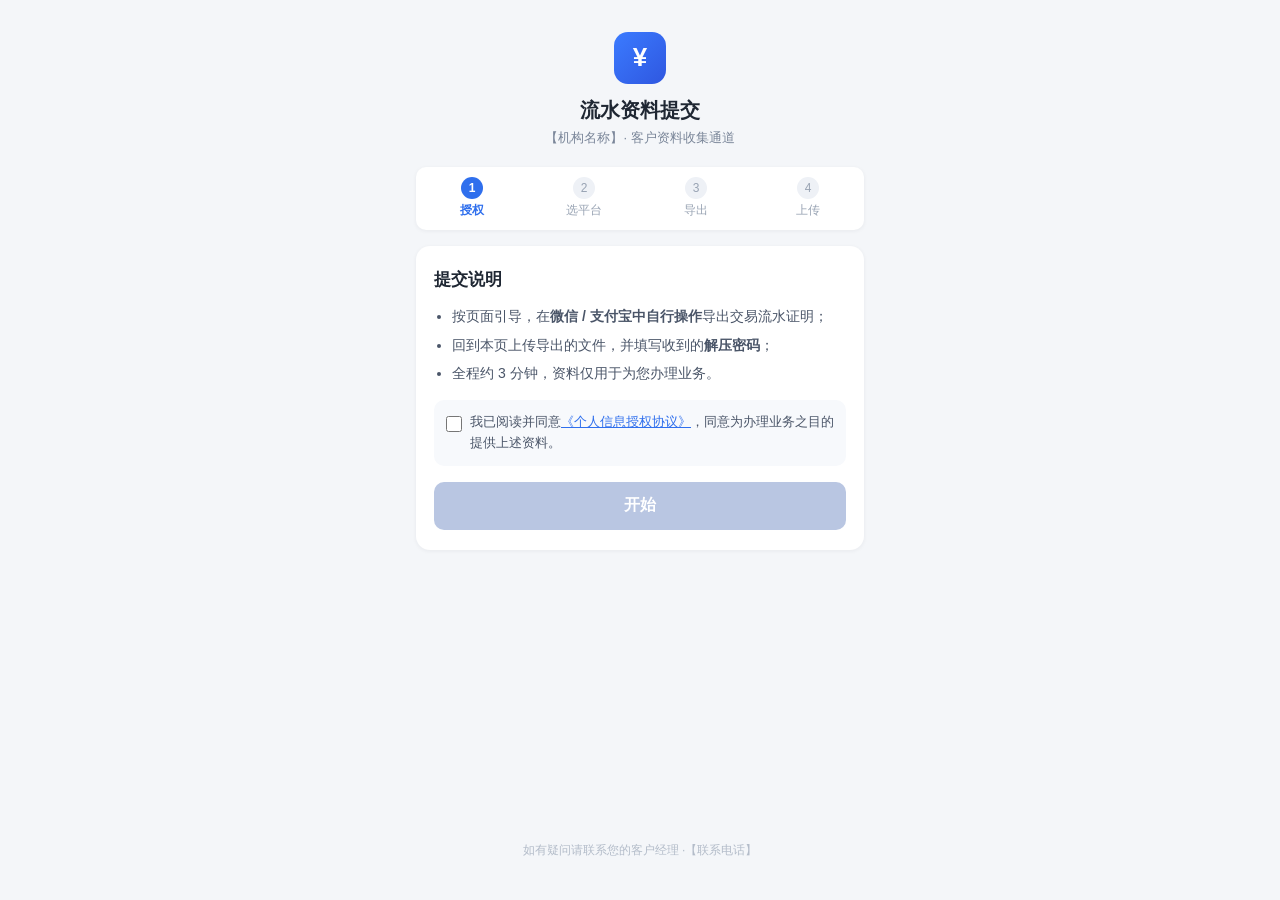
<file: collector/web/index.html>
<!DOCTYPE html>
<html lang="zh-CN">
<head>
<meta charset="utf-8">
<meta name="viewport" content="width=device-width, initial-scale=1, viewport-fit=cover">
<meta name="format-detection" content="telephone=no">
<title>流水资料提交</title>
<link rel="stylesheet" href="style.css">
</head>
<body>
<div class="page">
  <header class="header">
    <div class="logo">¥</div>
    <h1>流水资料提交</h1>
    <p class="subtitle">【机构名称】· 客户资料收集通道</p>
  </header>

  <ol class="steps" id="stepBar">
    <li data-step="1">授权</li>
    <li data-step="2">选平台</li>
    <li data-step="3">导出</li>
    <li data-step="4">上传</li>
  </ol>

  <main>
    <!-- 第 1 步：首页与授权 -->
    <section id="view-home" class="view">
      <div class="card">
        <h2>提交说明</h2>
        <ul class="plain-list">
          <li>按页面引导，在<b>微信 / 支付宝中自行操作</b>导出交易流水证明；</li>
          <li>回到本页上传导出的文件，并填写收到的<b>解压密码</b>；</li>
          <li>全程约 3 分钟，资料仅用于为您办理业务。</li>
        </ul>
        <label class="consent">
          <input type="checkbox" id="consentCheck">
          <span>我已阅读并同意<a href="consent.html" target="_blank">《个人信息授权协议》</a>，同意为办理业务之目的提供上述资料。</span>
        </label>
        <button class="btn primary block" id="btnStart" disabled>开始</button>
      </div>
    </section>

    <!-- 第 2 步：选择平台 -->
    <section id="view-platform" class="view hidden">
      <div class="card">
        <h2>选择流水平台</h2>
        <div class="platform-grid">
          <button type="button" class="platform" data-platform="wechat">
            <span class="p-icon wechat">微</span>
            <span class="p-name">微信</span>
            <span class="p-desc">微信支付账单</span>
          </button>
          <button type="button" class="platform" data-platform="alipay">
            <span class="p-icon alipay">支</span>
            <span class="p-name">支付宝</span>
            <span class="p-desc">交易流水证明</span>
          </button>
        </div>
        <p class="hint">如微信和支付宝的流水都需要提交，提交完一份后可返回再交一份。</p>
      </div>
    </section>

    <!-- 第 3 步：导出引导 -->
    <section id="view-guide" class="view hidden">
      <div class="card">
        <h2 id="guideTitle"></h2>
        <ol class="guide-steps" id="guideSteps"></ol>
        <div class="tips">
          <p><b>小提示：</b>iPhone 需先在邮箱 App 中把附件「存储到文件」，再回到本页选择上传；安卓手机可直接从文件管理器选择。</p>
        </div>
        <button type="button" class="btn primary block" id="btnToUpload">我已导出，去上传</button>
        <button type="button" class="btn link block" id="btnBackPlatform">返回重选平台</button>
      </div>
    </section>

    <!-- 第 4 步：上传提交 -->
    <section id="view-upload" class="view hidden">
      <form id="uploadForm" class="card" novalidate>
        <div id="formError" class="form-error hidden"></div>

        <label class="file-box" id="fileBox">
          <input type="file" id="fileInput" accept=".zip,.pdf,.xlsx,.xls" hidden>
          <span class="file-icon">📄</span>
          <span class="file-text" id="fileText">点击选择流水文件<br><small>支持 zip / pdf / xlsx / xls</small></span>
        </label>

        <label class="field">
          <span>解压密码 <i class="req">*</i></span>
          <span class="pwd-row">
            <input type="password" id="password" maxlength="64" placeholder="导出时微信 / 支付宝告知的密码" autocomplete="off">
            <button type="button" class="eye" id="eyeBtn">显示</button>
          </span>
        </label>

        <label class="field">
          <span>姓名 <i class="req">*</i></span>
          <input type="text" id="name" maxlength="30" placeholder="与流水账户一致的姓名" autocomplete="name">
        </label>

        <label class="field">
          <span>手机号 <i class="req">*</i></span>
          <input type="tel" id="phone" maxlength="11" placeholder="用于核对身份的联系电话" autocomplete="tel">
        </label>

        <label class="field">
          <span>业务单号（选填）</span>
          <input type="text" id="orderNo" maxlength="32" placeholder="如客户经理已告知单号请填写">
        </label>

        <div class="progress hidden" id="progress"><div class="progress-bar" id="progressBar"></div></div>
        <p class="progress-text hidden" id="progressText"></p>

        <button type="submit" class="btn primary block" id="btnSubmit">提交</button>
        <p class="hint center">提交成功后请勿重复提交；文件较大时上传需要一点时间，请耐心等待。</p>
      </form>
    </section>

    <!-- 完成 -->
    <section id="view-done" class="view hidden">
      <div class="card center">
        <div class="done-icon">✓</div>
        <h2>提交成功</h2>
        <p>我们已收到您的流水资料，请勿重复提交。</p>
        <p class="submission-id" id="submissionId"></p>
        <button type="button" class="btn primary block" id="btnAgain">再提交一份（如支付宝流水）</button>
      </div>
    </section>
  </main>

  <footer class="footer">如有疑问请联系您的客户经理 ·【联系电话】</footer>
</div>
<script src="app.js"></script>
</body>
</html>
</file>
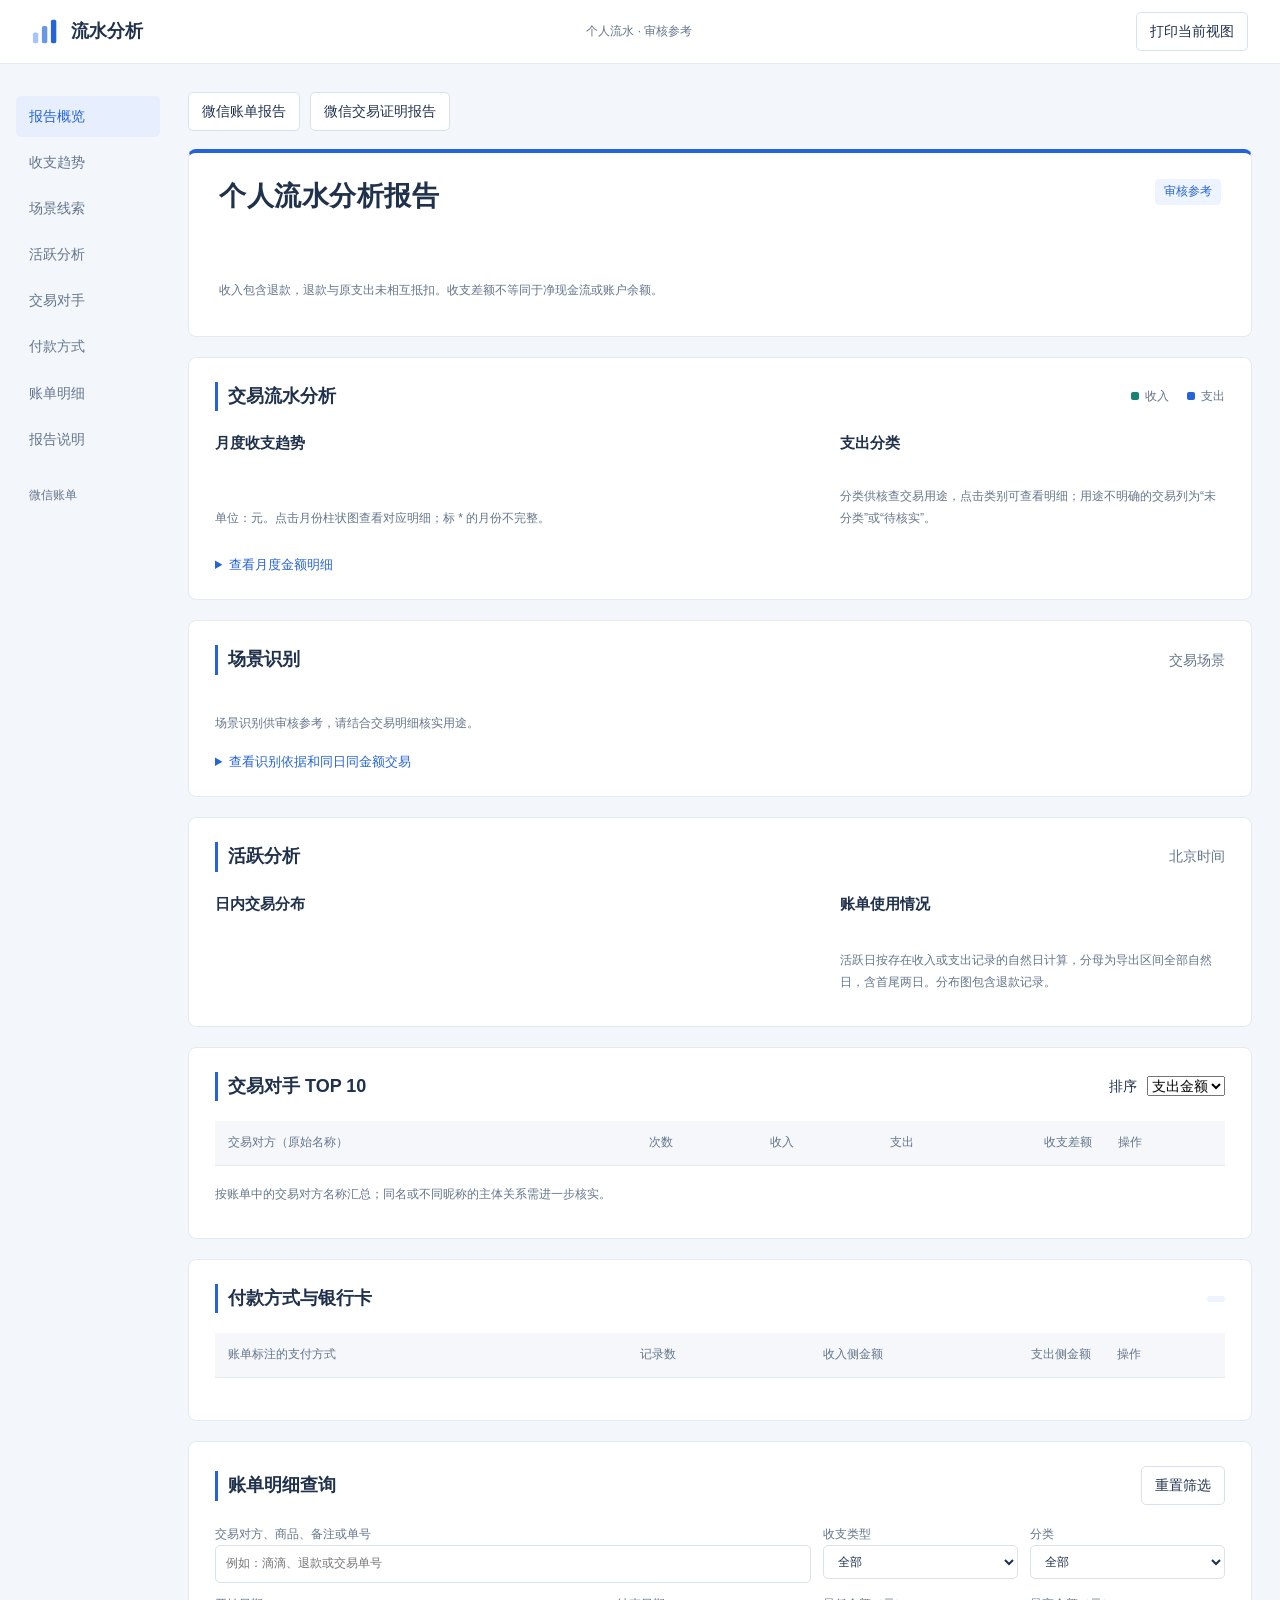
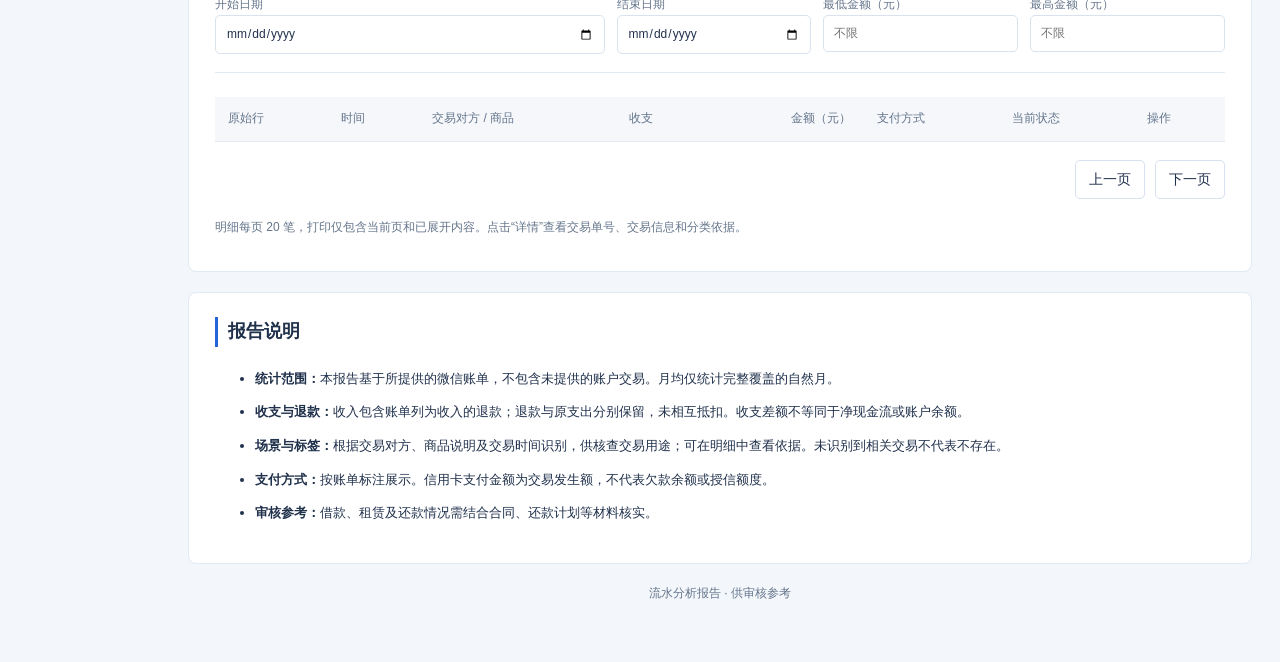
<file: prototype/report.html>
<!doctype html>
<html lang="zh-CN">
<head><meta charset="utf-8"><meta name="viewport" content="width=device-width, initial-scale=1"><title>个人流水分析报告</title>
<style>
:root{--blue:#2563d9;--ink:#20314c;--muted:#64758b;--line:#e4eaf2;--bg:#f3f6fb;--green:#168375;--orange:#c17a20}*{box-sizing:border-box}html{scroll-behavior:smooth;scroll-padding-top:76px}body{margin:0;background:var(--bg);font:14px/1.65 -apple-system,BlinkMacSystemFont,"PingFang SC","Microsoft YaHei",sans-serif;color:var(--ink)}button,input,select{font:inherit}button,a,input,select{outline-offset:4px}button{cursor:pointer}button:disabled{cursor:default;opacity:.45}a{color:var(--blue);text-decoration:none}header{height:64px;background:white;border-bottom:1px solid var(--line);display:flex;align-items:center;justify-content:space-between;padding:0 32px;position:sticky;top:0;z-index:3}.brand{font-size:18px;font-weight:700;display:flex;gap:12px;align-items:center}.brand svg{width:27px;height:27px}.header-note{color:var(--muted);font-size:12px}.layout{display:grid;grid-template-columns:176px minmax(0,1fr);max-width:1460px;margin:auto}aside{padding:32px 16px;position:sticky;top:64px;height:calc(100vh - 64px)}aside a{display:block;padding:9px 13px;border-radius:5px;color:var(--muted);margin-bottom:5px}aside a:hover,aside a.active{color:var(--blue);background:#e7efff}aside small{display:block;padding:20px 13px;color:var(--muted)}main{min-width:0;padding:28px 28px 50px 12px}.hero{background:#fff;border:1px solid var(--line);border-top:4px solid var(--blue);border-radius:8px;padding:26px 30px;margin-bottom:20px}.titleline{display:flex;align-items:flex-start;justify-content:space-between;gap:16px}h1{font-size:27px;line-height:1.3;margin:0 0 12px;font-weight:650;letter-spacing:.02em}h2{font-size:18px;margin:0;font-weight:650}h3{font-size:15px;margin:0 0 12px}p{margin:8px 0}small,.muted{color:var(--muted)}.tag{display:inline-block;font-size:12px;padding:3px 9px;border-radius:4px;background:#edf3ff;color:var(--blue)}.tag.green{color:var(--green);background:#eaf6f1}.tag.amber{color:#9a661d;background:#fff5e5}.meta{display:flex;gap:28px;flex-wrap:wrap;color:var(--muted);font-size:13px;margin:14px 0 22px}.kpis{display:grid;grid-template-columns:repeat(4,1fr);gap:14px}.kpi{border-left:1px solid var(--line);padding:2px 16px}.kpi:first-child{border:0;padding-left:0}.kpi label{display:block;color:var(--muted);font-size:13px}.kpi strong{font-size:26px;font-weight:650;white-space:nowrap;display:block;margin:5px 0;font-variant-numeric:tabular-nums;letter-spacing:-.7px}.kpi small{font-size:12px}.income{color:var(--green)}.expense{color:var(--blue)}.note{font-size:12px;color:var(--muted);margin-top:18px;line-height:1.8}.section{background:white;border:1px solid var(--line);border-radius:8px;margin-bottom:20px;padding:24px 26px}.section-title{display:flex;align-items:center;justify-content:space-between;gap:12px;margin-bottom:20px}.section-title h2{border-left:3px solid var(--blue);padding-left:10px}.two-col{display:grid;grid-template-columns:1.55fr 1fr;gap:28px}.checks{display:grid;grid-template-columns:repeat(3,1fr);gap:12px}.check{background:#f7f9fd;padding:15px;border-radius:5px}.check b{display:block;margin-bottom:5px}.check p{font-size:13px;color:var(--muted)}.scope{margin-top:16px;padding:13px 16px;border:1px solid #efd9b9;background:#fffbf4;color:#84622f;font-size:13px;border-radius:5px}.chart{width:100%;display:block;min-width:570px}.chartwrap{overflow:auto}.chart text{fill:var(--muted);font-family:inherit;font-size:11px}.legend{display:flex;gap:18px;font-size:12px;color:var(--muted)}.dot{display:inline-block;width:8px;height:8px;border-radius:2px;margin-right:6px}.tablewrap{overflow:auto}table{border-collapse:collapse;width:100%;font-size:13px}th{background:#f5f7fb;color:var(--muted);font-size:12px;font-weight:500;white-space:nowrap}th,td{text-align:left;padding:12px 13px;border-bottom:1px solid var(--line)}td.num,th.num{text-align:right;font-variant-numeric:tabular-nums;white-space:nowrap}tbody tr:hover{background:#f9fbff}.linkbtn{background:none;border:0;padding:0;color:var(--blue);font-size:12px;white-space:nowrap}.button{border:1px solid #d8e1ef;border-radius:5px;padding:7px 13px;background:#fff;color:var(--ink);white-space:nowrap}.button.primary{background:var(--blue);color:#fff;border-color:var(--blue)}.button:hover{filter:brightness(.97)}.toolbar{display:flex;gap:10px;align-items:center;flex-wrap:wrap}.filters{display:grid;grid-template-columns:2fr repeat(3,1fr);gap:12px;margin-bottom:16px}.filters label{font-size:12px;color:var(--muted);display:block}.filters input,.filters select{width:100%;border:1px solid #d9e2ef;border-radius:5px;padding:8px 10px;background:#fff;min-width:0;color:var(--ink)}.filters .search{grid-column:span 2}.filter-total{padding:12px 0;border-top:1px solid var(--line);display:flex;gap:18px;flex-wrap:wrap;font-size:13px;color:var(--muted)}.pager{display:flex;align-items:center;justify-content:space-between;gap:15px;margin-top:18px}.bars{display:flex;flex-direction:column;gap:16px}.bar-label{display:flex;justify-content:space-between;font-size:13px;margin-bottom:5px;gap:8px}.track{background:#edf2f8;height:7px;border-radius:3px;overflow:hidden}.fill{height:100%;background:#6794e8}.metric-row{display:flex;gap:24px;margin:12px 0 22px}.metric-row strong{display:block;font-size:24px;font-weight:600}.metric-row small{font-size:12px}.scenes{display:grid;grid-template-columns:repeat(5,1fr);gap:12px}.scene{border:1px solid var(--line);border-radius:6px;padding:16px 12px}.scene h3{font-size:13px;font-weight:500}.scene strong{font-size:22px}.scene button{display:block;margin-top:10px}.details-row{cursor:pointer}.break{max-width:230px;overflow-wrap:anywhere}.nowrap{white-space:nowrap}.foot{font-size:12px;color:var(--muted);text-align:center}dialog{border:0;border-radius:10px;padding:28px;width:min(650px,92vw);color:var(--ink);box-shadow:0 15px 70px #20314c40}dialog::backdrop{background:#14213b66}dialog dl{display:grid;grid-template-columns:100px 1fr;gap:10px;font-size:13px}dialog dt{color:var(--muted)}dialog dd{margin:0;overflow-wrap:anywhere}.close{float:right}details summary{cursor:pointer;color:var(--blue);font-size:13px}details{margin-top:16px}.method{font-size:13px;line-height:1.9}.method li{margin-bottom:9px}.empty{text-align:center;color:var(--muted);padding:34px}.mobile-note{display:none}
.two-col>div{min-width:0}
@media(min-width:1500px){main{padding-right:34px}}@media(max-width:1100px){.layout{grid-template-columns:145px minmax(0,1fr)}aside{padding:25px 8px}main{padding:22px 16px 35px 5px}.hero,.section{padding:22px}.kpi strong{font-size:21px}.two-col{grid-template-columns:1fr}.scenes{grid-template-columns:repeat(3,1fr)}}@media(max-width:700px){header{padding:0 18px;height:58px}.header-note{display:none}.layout{display:block}aside{display:none}main{padding:16px 12px}.hero,.section{padding:20px 16px}h1{font-size:22px}.kpis{grid-template-columns:repeat(2,1fr);gap:20px}.kpi:nth-child(3){border:0;padding-left:0}.kpi strong{font-size:23px}.checks{grid-template-columns:1fr}.filters{grid-template-columns:1fr 1fr}.filters .search{grid-column:span 2}.scenes{grid-template-columns:1fr 1fr}.meta{gap:8px;flex-direction:column}.titleline{flex-wrap:wrap}.section-title{flex-wrap:wrap}.metric-row{gap:20px;flex-wrap:wrap}.pager{flex-wrap:wrap}.mobile-note{display:block}}
@media(max-width:360px){.kpis,.scenes,.filters{grid-template-columns:minmax(0,1fr)}.filters .search{grid-column:auto}.kpi{border:0;padding-left:0}.kpi strong{font-size:21px}.titleline{display:block}header{padding:0 10px}.brand{font-size:14px;gap:4px}.brand svg{width:18px}.button{padding:6px 9px}header .button{font-size:11px}.hero,.section{padding:16px 10px}h1{font-size:20px}.bar-label{flex-wrap:wrap}}
@media print{header,aside,.toolbar,.filters,.pager,.linkbtn,dialog{display:none!important}.layout{display:block}main{padding:0}.hero,.section{border-radius:0;break-inside:avoid}body{background:#fff}.chart{min-width:0}.tablewrap{overflow:visible}.two-col{grid-template-columns:1fr}.print-note{display:block}}
@media(prefers-reduced-motion:reduce){html{scroll-behavior:auto}}
</style></head>
<body>
<header><div class="brand"><svg viewBox="0 0 30 30" aria-hidden="true"><rect x="1" y="16" width="6" height="12" rx="2" fill="#a9c4f7"/><rect x="11" y="9" width="6" height="19" rx="2" fill="#6897e8"/><rect x="21" y="2" width="6" height="26" rx="2" fill="#2563d9"/></svg>流水分析</div><span class="header-note">个人流水 · 审核参考</span><button class="button" id="print">打印当前视图</button></header>
<div class="layout"><aside aria-label="报告目录"><a class="active" href="#overview">报告概览</a><a href="#trends">收支趋势</a><a href="#scenarios">场景线索</a><a href="#activity">活跃分析</a><a href="#counterparties">交易对手</a><a href="#payments">付款方式</a><a href="#bills">账单明细</a><a href="#method">报告说明</a><small>微信账单</small></aside>
<main>
<nav class="toolbar" style="margin-bottom:18px" aria-label="报告切换"><a class="button" href="report.html">微信账单报告</a><a class="button" href="pdf-report.html">微信交易证明报告</a></nav>
<section class="hero" id="overview"><div class="titleline"><div><h1>个人流水分析报告</h1><span class="muted" id="owner"></span></div><span class="tag">审核参考</span></div><div class="meta" id="meta"></div><div class="kpis" id="kpis"></div><p class="note">收入包含退款，退款与原支出未相互抵扣。收支差额不等同于净现金流或账户余额。</p></section>
<section class="section" id="trends"><div class="section-title"><h2>交易流水分析</h2><div class="legend"><span><i class="dot" style="background:var(--green)"></i>收入</span><span><i class="dot" style="background:var(--blue)"></i>支出</span></div></div><div class="two-col"><div><h3>月度收支趋势</h3><div class="metric-row" id="averages"></div><div class="chartwrap" id="monthlychart"></div><p class="note">单位：元。点击月份柱状图查看对应明细；标 * 的月份不完整。</p></div><div><h3>支出分类</h3><div class="bars" id="categories"></div><p class="note">分类供核查交易用途，点击类别可查看明细；用途不明确的交易列为“未分类”或“待核实”。</p></div></div><details><summary>查看月度金额明细</summary><div class="tablewrap"><table><thead><tr><th>月份</th><th class="num">收入</th><th class="num">其中退款</th><th class="num">支出</th><th class="num">收支差额</th><th class="num">笔数</th></tr></thead><tbody id="monthlytable"></tbody></table></div></details></section>
<section class="section" id="scenarios"><div class="section-title"><h2>场景识别</h2><span class="muted">交易场景</span></div><div class="scenes" id="scenes"></div><p class="note">场景识别供审核参考，请结合交易明细核实用途。</p><details><summary>查看识别依据和同日同金额交易</summary><div id="scenerules" class="method"></div><p id="pairsnote"></p><button class="linkbtn" id="pairfilter">查看候选交易</button></details></section>
<section class="section" id="activity"><div class="section-title"><h2>活跃分析</h2><span class="muted">北京时间</span></div><div class="two-col"><div><h3>日内交易分布</h3><div class="chartwrap" id="hourchart"></div></div><div><h3>账单使用情况</h3><div class="metric-row" id="activitymetrics"></div><p id="inactive" class="muted"></p><p class="note">活跃日按存在收入或支出记录的自然日计算，分母为导出区间全部自然日，含首尾两日。分布图包含退款记录。</p></div></div></section>
<section class="section" id="counterparties"><div class="section-title"><h2>交易对手 TOP 10</h2><label class="toolbar">排序 <select id="partysort" aria-label="交易对手排序"><option value="expense">支出金额</option><option value="count">交易频次</option><option value="income">收入金额</option></select></label></div><div class="tablewrap"><table><thead><tr><th>交易对方（原始名称）</th><th class="num">次数</th><th class="num">收入</th><th class="num">支出</th><th class="num">收支差额</th><th>操作</th></tr></thead><tbody id="parties"></tbody></table></div><p class="note">按账单中的交易对方名称汇总；同名或不同昵称的主体关系需进一步核实。</p></section>
<section class="section" id="payments"><div class="section-title"><h2>付款方式与银行卡</h2><span class="tag" id="bankcount"></span></div><div class="tablewrap"><table><thead><tr><th>账单标注的支付方式</th><th class="num">记录数</th><th class="num">收入侧金额</th><th class="num">支出侧金额</th><th>操作</th></tr></thead><tbody id="paymenttable"></tbody></table></div><p class="note" id="creditnote"></p></section>
<section class="section" id="bills"><div class="section-title"><h2>账单明细查询</h2><button class="button" id="reset">重置筛选</button></div><div class="filters"><label class="search">交易对方、商品、备注或单号<input type="search" id="search" placeholder="例如：滴滴、退款或交易单号"></label><label>收支类型<select id="direction"><option value="">全部</option><option>收入</option><option>支出</option></select></label><label>分类<select id="category"><option value="">全部</option></select></label><label>开始日期<input type="date" id="start"></label><label>结束日期<input type="date" id="end"></label><label>最低金额（元）<input type="number" id="min" min="0" step="0.01" placeholder="不限"></label><label>最高金额（元）<input type="number" id="max" min="0" step="0.01" placeholder="不限"></label></div><div id="specialfilter" class="note" aria-live="polite"></div><div class="filter-total" id="filtertotal" aria-live="polite"></div><div class="tablewrap"><table><thead><tr><th>原始行</th><th>时间</th><th>交易对方 / 商品</th><th>收支</th><th class="num">金额（元）</th><th>支付方式</th><th>当前状态</th><th>操作</th></tr></thead><tbody id="transactions"></tbody></table></div><div class="pager"><span class="muted" id="pagenote"></span><div class="toolbar"><button class="button" id="prev">上一页</button><button class="button" id="next">下一页</button></div></div><p class="note">明细每页 20 笔，打印仅包含当前页和已展开内容。点击“详情”查看交易单号、交易信息和分类依据。</p></section>
<section class="section" id="method"><div class="section-title"><h2>报告说明</h2></div><ul class="method"><li><b>统计范围：</b>本报告基于所提供的微信账单，不包含未提供的账户交易。月均仅统计完整覆盖的自然月。</li><li><b>收支与退款：</b>收入包含账单列为收入的退款；退款与原支出分别保留，未相互抵扣。收支差额不等同于净现金流或账户余额。</li><li><b>场景与标签：</b>根据交易对方、商品说明及交易时间识别，供核查交易用途；可在明细中查看依据。未识别到相关交易不代表不存在。</li><li><b>支付方式：</b>按账单标注展示。信用卡支付金额为交易发生额，不代表欠款余额或授信额度。</li><li><b>审核参考：</b>借款、租赁及还款情况需结合合同、还款计划等材料核实。</li></ul></section><p class="foot">流水分析报告 · 供审核参考</p>
</main></div><dialog id="detail"><button class="button close" id="close">关闭</button><h2>交易详情</h2><p class="muted" id="detailrow"></p><dl id="detailfields"></dl></dialog>
<script id="report-data" type="application/json">__REPORT_DATA__</script>
<script>
'use strict';
const D=JSON.parse(document.getElementById('report-data').textContent),S=D.summary,$=id=>document.getElementById(id),isPDF=D.meta.format==='PDF',isCombined=!!D.meta.sources;
const esc=v=>String(v??'').replace(/[&<>"']/g,c=>({'&':'&amp;','<':'&lt;','>':'&gt;','"':'&quot;',"'":'&#39;'}[c]));
const money=c=>c==null?'未覆盖完整月':(c/100).toLocaleString('zh-CN',{minimumFractionDigits:2,maximumFractionDigits:2});
const num=n=>n.toLocaleString('zh-CN');
document.title=D.meta.nickname+' · 个人流水分析报告';
$('owner').textContent=`${isPDF?'审核对象':'微信昵称'}：${D.meta.nickname}`;
document.querySelector('.hero .tag').textContent='审核参考';
document.querySelector('aside small').textContent='微信账单';
$('meta').innerHTML=`<span>账单期间 ${D.meta.start} 至 ${D.meta.end}</span><span>${num(S.count)} 笔交易</span><span>交易平台：微信</span>`;
$('kpis').innerHTML=[['账单总收入',S.income,`${S.income_count} 笔，包含退款`,'income'],['账单总支出',S.expense,`${S.expense_count} 笔，原始发生额`,'expense'],['收支差额',S.net,'收入 − 支出',''],['其中：退款入账',S.refund,`${S.refund_count} 笔，已包含在收入中`,'']].map(([t,v,n,c])=>`<div class="kpi"><label>${t}（元）</label><strong class="${c}">${money(v)}</strong><small>${n}</small></div>`).join('');
if(isPDF){document.querySelector('#bills thead th').textContent='来源页 / 行';}
$('averages').innerHTML=`<div><small>完整月份月均收入（元）</small><strong class="income">${money(S.avg_income)}</strong></div><div><small>完整月份月均支出（元）</small><strong class="expense">${money(S.avg_expense)}</strong></div>`;
function monthlyChart(){const W=740,H=265,left=58,right=14,bottom=39,top=20,cw=W-left-right,ch=H-top-bottom,max=Math.ceil(Math.max(...D.monthly.map(m=>Math.max(m.income,m.expense)))/1000000)*1000000||1;let svg=`<svg class="chart" viewBox="0 0 ${W} ${H}" role="img" aria-label="各月收入支出柱状图">`;for(let i=0;i<=4;i++){let y=top+ch*i/4;svg+=`<line x1="${left}" y1="${y}" x2="${W-right}" y2="${y}" stroke="#e7edf5"/><text x="${left-9}" y="${y+4}" text-anchor="end">${num(max*(4-i)/4/100)}</text>`}D.monthly.forEach((m,i)=>{let x=left+cw/D.monthly.length*(i+.5), bw=Math.min(15,cw/D.monthly.length/3);svg+=`<g data-month="${m.month}" tabindex="0" role="button" aria-label="查看 ${m.month} 明细"><title>${m.month} 收入 ${money(m.income)} 元，支出 ${money(m.expense)} 元</title><rect x="${x-bw-1}" y="${top+ch-ch*m.income/max}" width="${bw}" height="${Math.max(1,ch*m.income/max)}" fill="#168375" rx="2"/><rect x="${x+1}" y="${top+ch-ch*m.expense/max}" width="${bw}" height="${Math.max(1,ch*m.expense/max)}" fill="#3979e4" rx="2"/><text x="${x}" y="${H-17}" text-anchor="middle">${m.month.slice(2)}${m.complete?'':'*'}</text></g>`});$('monthlychart').innerHTML=svg+'</svg>'}
monthlyChart();
$('monthlytable').innerHTML=D.monthly.map(m=>`<tr><td>${m.month}${m.complete?'':'（不完整）'}</td><td class="num">${money(m.income)}</td><td class="num">${money(m.refund)}</td><td class="num">${money(m.expense)}</td><td class="num">${money(m.income-m.expense)}</td><td class="num">${m.count}</td></tr>`).join('');
$('categories').innerHTML=D.categories.map(c=>`<div><div class="bar-label"><button class="linkbtn" data-category="${esc(c.name)}">${esc(c.name)}</button><span>${money(c.cents)} <small>(${(c.cents/S.expense*100).toFixed(1)}%)</small></span></div><div class="track"><div class="fill" style="width:${c.cents/S.expense*100}%"></div></div></div>`).join('');
$('scenes').innerHTML=D.scenes.map((s,i)=>`<div class="scene"><h3>${s.name}</h3><strong>${s.count?`${s.count} 笔`:'未命中'}</strong><br><small>${s.count?'交易发生额 '+money(s.cents)+' 元':'不等于不存在'}</small><button class="linkbtn" data-scene="${i}" ${s.count?'':'disabled'}>查看命中明细</button></div>`).join('');
$('scenerules').innerHTML=D.scenes.map(s=>`<p><b>${s.name}：</b>${s.keywords.map(esc).join('、')}</p>`).join('');
$('pairsnote').textContent=`发现 ${D.pairs.length} 对同日同金额收支，可查看明细核实交易关系。未抵扣相关金额，不能仅据此认定本人账户互转。`;
$('pairfilter').disabled=!D.pairs.length;
const maxHour=Math.max(1,...D.hours),H=170,W=740;let hsvg=`<svg class="chart" viewBox="0 0 ${W} ${H}" role="img" aria-label="按小时统计交易笔数">`;
D.hours.forEach((n,h)=>{const x=22+h*29,y=133-n/maxHour*100;hsvg+=`<rect x="${x}" y="${y}" width="18" height="${133-y}" rx="2" fill="#82a9ed"><title>${h}时：${n} 笔</title></rect>${h%2===0?`<text x="${x+9}" y="154" text-anchor="middle">${String(h).padStart(2,'0')}时</text>`:''}`});$('hourchart').innerHTML=hsvg+'</svg>';
$('activitymetrics').innerHTML=`<div><small>活跃天数 / 覆盖天数</small><strong>${S.active_days}<small> / ${S.days}</small></strong></div><div><small>活跃率</small><strong>${S.active_rate}%</strong></div>`;
$('inactive').textContent=`最长连续无收支记录：${S.longest_inactive} 天${S.longest_start?'，起于 '+S.longest_start:''}。`;
function renderParties(){let key=$('partysort').value;$('parties').innerHTML=[...D.parties].sort((a,b)=>b[key]-a[key]).slice(0,10).map(p=>`<tr><td class="break">${esc(p.name)}</td><td class="num">${p.count}</td><td class="num">${money(p.income)}</td><td class="num">${money(p.expense)}</td><td class="num">${money(p.income-p.expense)}</td><td><button class="linkbtn" data-party="${esc(p.name)}">查看明细</button></td></tr>`).join('')}
renderParties();$('partysort').addEventListener('change',renderParties);
$('paymenttable').innerHTML=[...D.payments].sort((a,b)=>b.expense-a.expense).map(p=>`<tr><td>${esc(p.name==='/'?'未标注（/）':p.name||'未标注（原文件空白）')}</td><td class="num">${p.count}</td><td class="num">${money(p.income)}</td><td class="num">${money(p.expense)}</td><td><button class="linkbtn" data-payment="${esc(p.name)}">查看明细</button></td></tr>`).join('');
$('bankcount').textContent=`出现 ${D.payments.filter(p=>p.name.includes('储蓄卡')).length} 个储蓄卡标识、${D.payments.filter(p=>p.name.includes('信用卡')).length} 个信用卡标识`;
$('creditnote').textContent=`使用信用卡支付的支出发生额为 ${money(S.credit_expense)} 元，占账单支出 ${(S.credit_expense/S.expense*100).toFixed(1)}%。这不是信用卡欠款余额。收入侧表示该记录的原始“支付方式”，不据此推断银行卡入账。`;
let page=1, special=null,filtered=[];const pageSize=20;
$('category').innerHTML+=[...new Set(D.records.map(r=>r.category))].sort().map(c=>`<option>${esc(c)}</option>`).join('');
$('start').value=D.meta.start;$('end').value=D.meta.end;
function filter(){let q=$('search').value.trim().toLowerCase(),d=$('direction').value,c=$('category').value,start=$('start').value,end=$('end').value,min=$('min').value,max=$('max').value;
filtered=D.records.filter(r=>(!q||[r.merchant,r.item,r.note,r.id,r.merchant_id,r.kind,r.status,r.platform].join(' ').toLowerCase().includes(q))&&(!$('bill-scene')||!$('bill-scene').value||D.insights.scenes[$('bill-scene').value].rows.includes(r.row))&&(!$('platform')||!$('platform').value||r.platform===$('platform').value)&&(!d||r.direction===d)&&(!c||r.category===c)&&(!start||r.time.slice(0,10)>=start)&&(!end||r.time.slice(0,10)<=end)&&(min===''||r.cents>=Math.round(Number(min)*100))&&(max===''||r.cents<=Math.round(Number(max)*100))&&(!special||special.test(r))).sort((a,b)=>b.time.localeCompare(a.time)||a.row-b.row);page=1;renderRows();}
function renderRows(){const pages=Math.max(1,Math.ceil(filtered.length/pageSize)),income=filtered.filter(r=>r.direction==='收入').reduce((a,r)=>a+r.cents,0),expense=filtered.filter(r=>r.direction==='支出').reduce((a,r)=>a+r.cents,0);$('filtertotal').innerHTML=`<span>筛选结果 <b>${num(filtered.length)}</b> 笔</span><span>收入 <b class="income">${money(income)}</b> 元</span><span>支出 <b class="expense">${money(expense)}</b> 元</span><span>差额 ${money(income-expense)} 元</span>`;
$('specialfilter').textContent=special?'当前附加条件：'+special.label+'（点击“重置筛选”解除）':'';
$('transactions').innerHTML=filtered.slice((page-1)*pageSize,page*pageSize).map(r=>`<tr><td>${isCombined?esc(r.platform)+'<br>'+r.source_page+' / '+r.source_table_row:isPDF?r.source_page+' / '+r.source_table_row:r.row}</td><td class="nowrap">${r.time.slice(0,10)}<br><small>${r.time.slice(11)}</small></td><td class="break">${esc(r.merchant||'未标注（原文件空白）')}<br><small>${esc(r.item.length>36?r.item.slice(0,36)+'…':r.item)}</small></td><td class="nowrap ${r.direction==='收入'?'income':''}">${r.direction}${r.refund?'<br><small>退款</small>':''}</td><td class="num">${money(r.cents)}</td><td>${esc(r.payment)}</td><td>${esc(r.status)}</td><td><button class="linkbtn" data-row="${r.row}">详情</button></td></tr>`).join('')||'<tr><td class="empty" colspan="8">没有符合条件的交易，请调整筛选条件。</td></tr>';
$('pagenote').textContent=`第 ${page} / ${pages} 页，每页 ${pageSize} 笔`;$('prev').disabled=page<=1;$('next').disabled=page>=pages;}
function reset(){if($('bill-scene'))$('bill-scene').value='';if($('platform'))$('platform').value='';['search','direction','category','min','max'].forEach(id=>$(id).value='');$('start').value=D.meta.start;$('end').value=D.meta.end;special=null;filter()}
['search','direction','category','start','end','min','max'].forEach(id=>$(id).addEventListener('input',filter));
$('reset').addEventListener('click',reset);$('prev').addEventListener('click',()=>{page--;renderRows()});$('next').addEventListener('click',()=>{page++;renderRows()});
function go(){filter();$('bills').scrollIntoView({behavior:'instant'})}
document.addEventListener('click',e=>{const t=e.target.closest('button,[data-month]');if(!t)return;if(t.dataset.row){showDetail(Number(t.dataset.row))}else if(t.dataset.party!==undefined){reset();special={label:'交易对方精确匹配 '+t.dataset.party,test:r=>r.merchant===t.dataset.party};go()}else if(t.dataset.payment!==undefined){reset();special={label:'付款方式 '+t.dataset.payment,test:r=>r.payment===t.dataset.payment};go()}else if(t.dataset.category){reset();$('category').value=t.dataset.category;go()}else if(t.dataset.scene!==undefined){reset();let name=D.scenes[Number(t.dataset.scene)].name;special={label:name,test:r=>r.scenes.includes(name)};go()}else if(t.dataset.month){reset();const m=t.dataset.month;special={label:'月份 '+m,test:r=>r.time.startsWith(m)};go()}});
document.querySelectorAll('[data-month]').forEach(el=>el.addEventListener('keydown',e=>{if(e.key==='Enter'||e.key===' '){e.preventDefault();el.dispatchEvent(new MouseEvent('click',{bubbles:true}))}}));
$('pairfilter').addEventListener('click',()=>{reset();let ids=new Set(D.pairs.flatMap(p=>[p.income_row,p.expense_row]));special={label:'同日同金额候选，未认定资金关系',test:r=>ids.has(r.row)};go()});
function showDetail(row){const r=D.records.find(r=>r.row===row);$('detailrow').textContent=r.source_ref||`${D.meta.sheet} 第 ${r.row} 行`;$('detailfields').innerHTML=[['来源平台',r.platform||'微信'],['原始收支',r.raw_direction||r.direction],['交易时间',r.time],['交易类型',r.kind],['类型依据',r.kind_basis||'原始交易类型字段'],['交易对方',r.merchant],['商品',r.item],['收 / 支',r.direction],['金额（元）',money(r.cents)],['支付方式',r.payment],['当前状态',r.status],['交易单号',r.id],['同号记录',r.same_order_records>1?r.same_order_records+' 条（独立事件均保留）':'1 条'],['商户单号',r.merchant_id],['备注',r.note],['报告分类',r.category],['分类依据',r.rule],['场景关键词',r.scenes.join('、')||'未命中']].map(([k,v])=>`<dt>${k}</dt><dd>${esc(v===''?'未标注（原文件空白）':v)}</dd>`).join('');$('detail').showModal()}
$('close').addEventListener('click',()=>$('detail').close());$('detail').addEventListener('click',e=>{if(e.target===$('detail')){const b=$('detail').getBoundingClientRect();if(e.clientX<b.left||e.clientX>b.right||e.clientY<b.top||e.clientY>b.bottom)$('detail').close()}});
$('print').addEventListener('click',()=>window.print());
document.querySelector('.foot').textContent='流水分析报告 · 供审核参考';
const observer=new IntersectionObserver(entries=>{entries.forEach(entry=>{if(entry.isIntersecting){document.querySelectorAll('aside a').forEach(a=>a.classList.toggle('active',a.getAttribute('href')==='#'+entry.target.id))}})},{rootMargin:'-10% 0px -65% 0px'});document.querySelectorAll('main>section').forEach(s=>observer.observe(s));
filter();
</script></body></html>
</file>
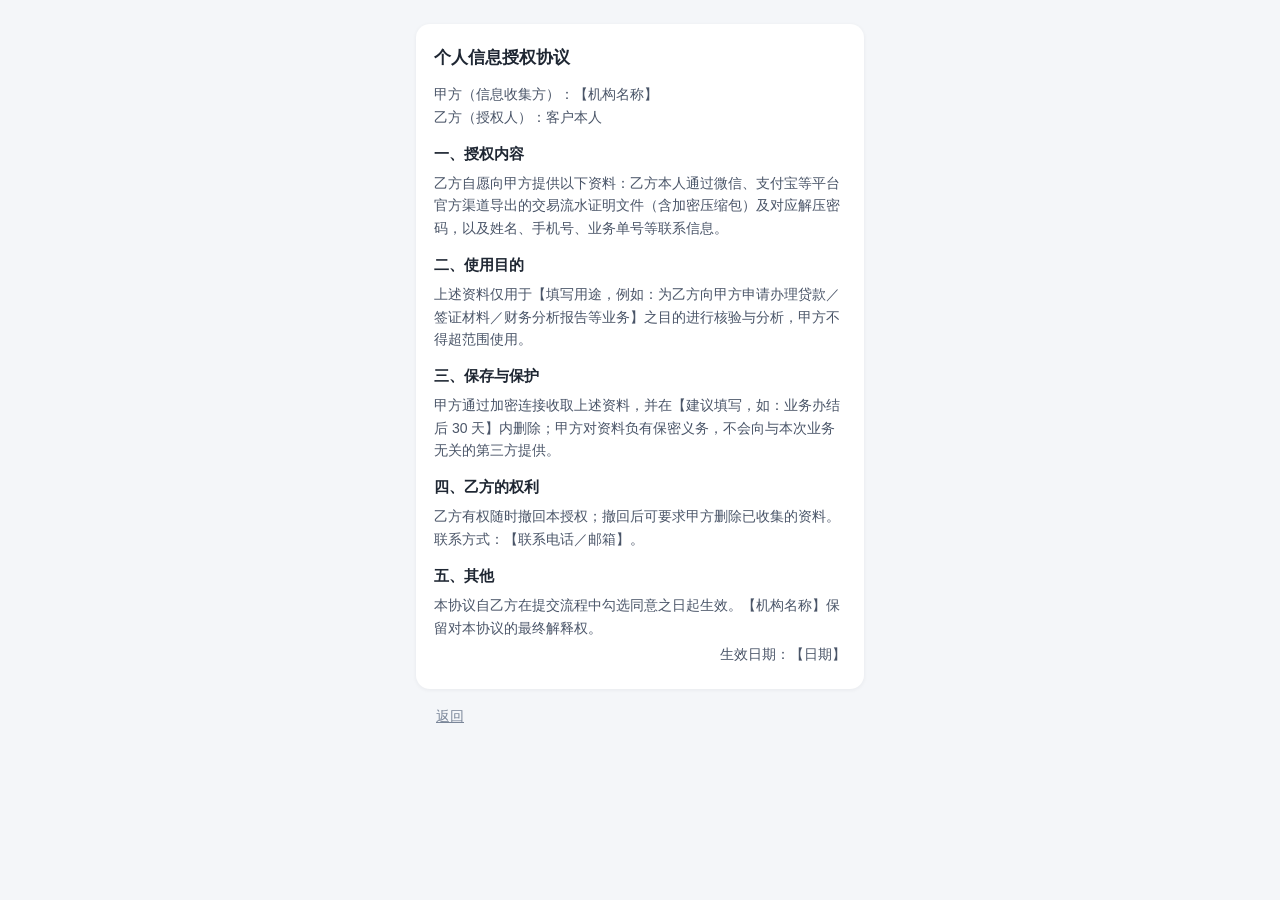
<file: collector/web/consent.html>
<!DOCTYPE html>
<html lang="zh-CN">
<head>
<meta charset="utf-8">
<meta name="viewport" content="width=device-width, initial-scale=1, viewport-fit=cover">
<title>个人信息授权协议</title>
<link rel="stylesheet" href="style.css">
</head>
<body>
<div class="page">
  <div class="card consent-doc">
    <h2>个人信息授权协议</h2>

    <p class="muted">甲方（信息收集方）：【机构名称】<br>乙方（授权人）：客户本人</p>

    <h3>一、授权内容</h3>
    <p>乙方自愿向甲方提供以下资料：乙方本人通过微信、支付宝等平台官方渠道导出的交易流水证明文件（含加密压缩包）及对应解压密码，以及姓名、手机号、业务单号等联系信息。</p>

    <h3>二、使用目的</h3>
    <p>上述资料仅用于【填写用途，例如：为乙方向甲方申请办理贷款／签证材料／财务分析报告等业务】之目的进行核验与分析，甲方不得超范围使用。</p>

    <h3>三、保存与保护</h3>
    <p>甲方通过加密连接收取上述资料，并在【建议填写，如：业务办结后 30 天】内删除；甲方对资料负有保密义务，不会向与本次业务无关的第三方提供。</p>

    <h3>四、乙方的权利</h3>
    <p>乙方有权随时撤回本授权；撤回后可要求甲方删除已收集的资料。联系方式：【联系电话／邮箱】。</p>

    <h3>五、其他</h3>
    <p>本协议自乙方在提交流程中勾选同意之日起生效。【机构名称】保留对本协议的最终解释权。</p>
    <p class="muted right">生效日期：【日期】</p>
  </div>
  <a class="btn link block" href="javascript:history.back()">返回</a>
</div>
</body>
</html>
</file>
<file: collector/web/style.css>
* { box-sizing: border-box; margin: 0; padding: 0; }

body {
  font-family: -apple-system, BlinkMacSystemFont, "PingFang SC", "Helvetica Neue", "Microsoft YaHei", sans-serif;
  background: #f4f6f9;
  color: #1f2733;
  line-height: 1.6;
  -webkit-font-smoothing: antialiased;
}

.hidden { display: none !important; }
.center { text-align: center; }
.right { text-align: right; }
.muted { color: #7a8699; font-size: 13px; }

.page {
  max-width: 480px;
  margin: 0 auto;
  min-height: 100vh;
  padding: 24px 16px 40px;
  display: flex;
  flex-direction: column;
}

/* 头部 */
.header { text-align: center; padding: 8px 0 18px; }
.logo {
  width: 52px; height: 52px; margin: 0 auto 10px;
  border-radius: 14px;
  background: linear-gradient(135deg, #3b7bff, #2f57e0);
  color: #fff; font-size: 26px; font-weight: 700;
  display: flex; align-items: center; justify-content: center;
}
h1 { font-size: 20px; }
.subtitle { color: #7a8699; font-size: 13px; margin-top: 2px; }

/* 步骤条 */
.steps {
  display: flex; list-style: none;
  background: #fff; border-radius: 10px;
  padding: 10px 0; margin-bottom: 16px;
  box-shadow: 0 1px 4px rgba(31, 39, 51, 0.06);
}
.steps li {
  flex: 1; text-align: center;
  font-size: 12px; color: #98a3b3;
  position: relative;
}
.steps li::before {
  content: attr(data-step);
  display: block;
  width: 22px; height: 22px; line-height: 22px;
  margin: 0 auto 2px;
  border-radius: 50%;
  background: #eef1f6; color: #98a3b3;
  font-size: 12px;
}
.steps li.active { color: #2f6fed; font-weight: 600; }
.steps li.active::before { background: #2f6fed; color: #fff; }
.steps li.done { color: #2f6fed; }
.steps li.done::before { background: #dce7ff; color: #2f6fed; }

/* 卡片 */
.card {
  background: #fff;
  border-radius: 14px;
  padding: 20px 18px;
  box-shadow: 0 1px 4px rgba(31, 39, 51, 0.06);
  margin-bottom: 16px;
}
.card h2 { font-size: 17px; margin-bottom: 12px; }

.plain-list { padding-left: 18px; color: #4a5568; font-size: 14px; }
.plain-list li { margin-bottom: 6px; }

/* 授权勾选 */
.consent {
  display: flex; align-items: flex-start; gap: 8px;
  margin: 16px 0;
  padding: 12px;
  background: #f7f9fc;
  border-radius: 10px;
  font-size: 13px; color: #4a5568;
}
.consent input { margin-top: 4px; width: 16px; height: 16px; flex: none; }
.consent a { color: #2f6fed; }

/* 按钮 */
.btn {
  display: inline-block;
  border: none; border-radius: 10px;
  font-size: 16px; font-weight: 600;
  height: 48px; padding: 0 20px;
  cursor: pointer;
  -webkit-appearance: none;
}
.btn.primary {
  background: linear-gradient(135deg, #3b7bff, #2f57e0);
  color: #fff;
}
.btn.primary:active { opacity: 0.85; }
.btn.primary:disabled { background: #b9c6e2; cursor: not-allowed; }
.btn.block { display: block; width: 100%; }
.btn.link {
  background: none; color: #7a8699;
  font-size: 14px; font-weight: 400; height: 40px;
}
.hint { font-size: 12px; color: #98a3b3; margin-top: 10px; }

/* 平台选择 */
.platform-grid { display: flex; gap: 12px; margin: 8px 0; }
.platform {
  flex: 1;
  background: #f7f9fc;
  border: 1.5px solid transparent;
  border-radius: 12px;
  padding: 18px 8px 14px;
  display: flex; flex-direction: column; align-items: center; gap: 6px;
  cursor: pointer;
}
.platform:active { border-color: #2f6fed; }
.p-icon {
  width: 44px; height: 44px; line-height: 44px;
  border-radius: 12px;
  color: #fff; font-size: 18px; font-weight: 700;
}
.p-icon.wechat { background: #07c160; }
.p-icon.alipay { background: #1677ff; }
.p-name { font-size: 15px; font-weight: 600; }
.p-desc { font-size: 12px; color: #98a3b3; }

/* 导出引导 */
.guide-steps { list-style: none; counter-reset: guide; }
.guide-steps li {
  counter-increment: guide;
  position: relative;
  padding: 0 0 14px 34px;
  font-size: 14px; color: #4a5568;
}
.guide-steps li::before {
  content: counter(guide);
  position: absolute; left: 0; top: 1px;
  width: 22px; height: 22px; line-height: 22px;
  border-radius: 50%;
  background: #dce7ff; color: #2f57e0;
  font-size: 12px; font-weight: 600;
  text-align: center;
}
.guide-steps li:not(:last-child)::after {
  content: "";
  position: absolute; left: 11px; top: 26px; bottom: 2px;
  width: 1px; background: #e3e9f2;
}
.tips {
  background: #fff8e8;
  border-radius: 10px;
  padding: 10px 12px;
  font-size: 13px; color: #8a6116;
  margin-bottom: 14px;
}

/* 上传表单 */
.form-error {
  background: #fdecec;
  color: #c0392b;
  border-radius: 10px;
  padding: 10px 12px;
  font-size: 13px;
  margin-bottom: 14px;
}
.file-box {
  display: flex; flex-direction: column; align-items: center; gap: 6px;
  border: 1.5px dashed #c4cddb;
  border-radius: 12px;
  padding: 22px 12px;
  margin-bottom: 16px;
  cursor: pointer;
  text-align: center;
}
.file-box.has-file { border-color: #2f6fed; background: #f4f8ff; }
.file-icon { font-size: 26px; }
.file-text { font-size: 14px; color: #4a5568; word-break: break-all; }
.file-text small { color: #98a3b3; font-size: 12px; }

.field { display: block; margin-bottom: 14px; font-size: 14px; }
.field > span:first-child { display: block; margin-bottom: 6px; color: #4a5568; }
.req { color: #e05252; font-style: normal; }
.field input {
  width: 100%;
  height: 44px;
  border: 1px solid #d9e0ea;
  border-radius: 10px;
  padding: 0 12px;
  font-size: 15px;
  background: #fff;
  color: #1f2733;
}
.field input:focus { outline: none; border-color: #2f6fed; }
.pwd-row { display: flex; gap: 8px; }
.pwd-row input { flex: 1; }
.eye {
  flex: none; width: 56px;
  border: none; border-radius: 10px;
  background: #eef1f6; color: #4a5568;
  font-size: 13px;
  cursor: pointer;
}

/* 进度条 */
.progress {
  height: 8px;
  background: #eef1f6;
  border-radius: 4px;
  overflow: hidden;
  margin-bottom: 6px;
}
.progress-bar {
  width: 0; height: 100%;
  background: linear-gradient(90deg, #3b7bff, #2f57e0);
  border-radius: 4px;
  transition: width 0.2s;
}
.progress-text { font-size: 12px; color: #98a3b3; margin-bottom: 10px; }

/* 成功页 */
.done-icon {
  width: 60px; height: 60px; line-height: 60px;
  margin: 6px auto 12px;
  border-radius: 50%;
  background: #e6f9ef; color: #0f9d58;
  font-size: 30px; font-weight: 700;
}
.submission-id {
  font-size: 12px; color: #98a3b3;
  margin: 8px 0 16px;
  word-break: break-all;
}

/* 授权协议正文 */
.consent-doc h3 { font-size: 15px; margin: 14px 0 6px; }
.consent-doc p { font-size: 14px; color: #4a5568; margin-bottom: 4px; }

.footer {
  margin-top: auto;
  text-align: center;
  font-size: 12px; color: #b3bcc9;
  padding-top: 20px;
}
</file>
